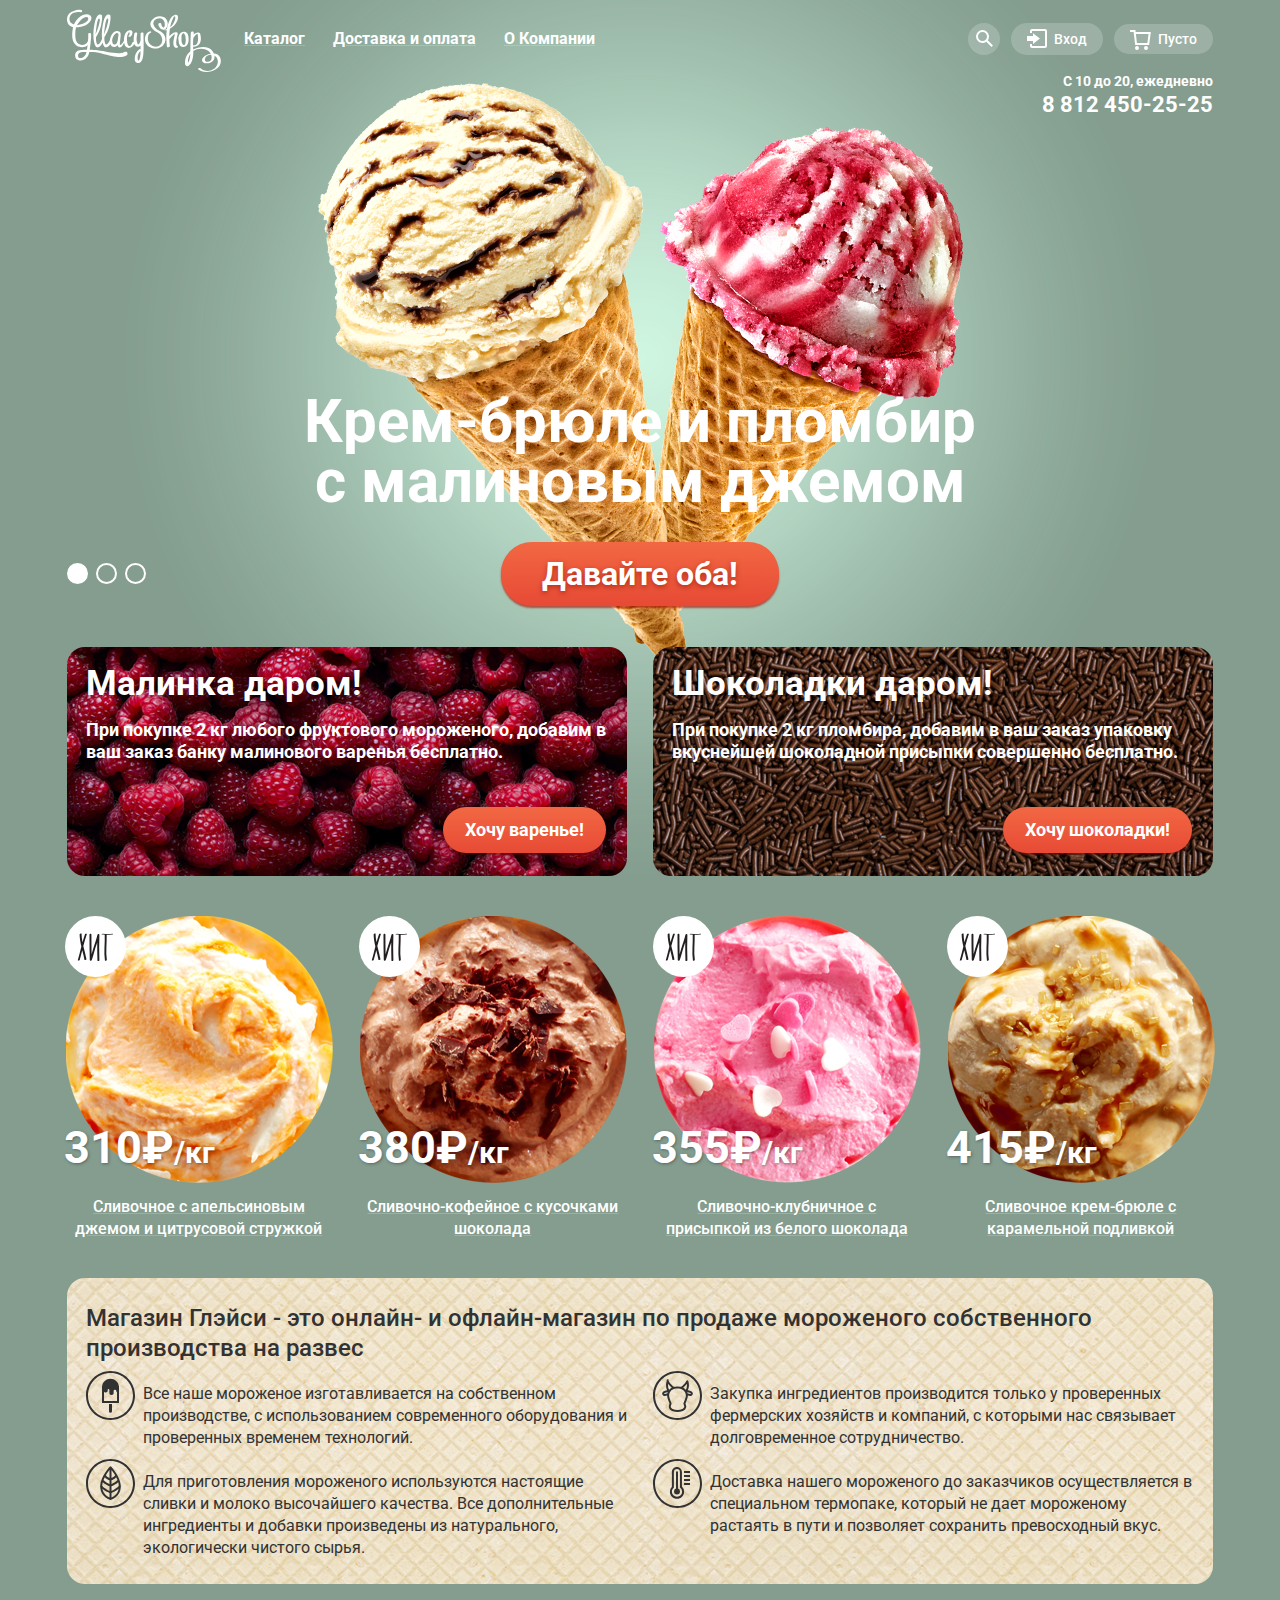
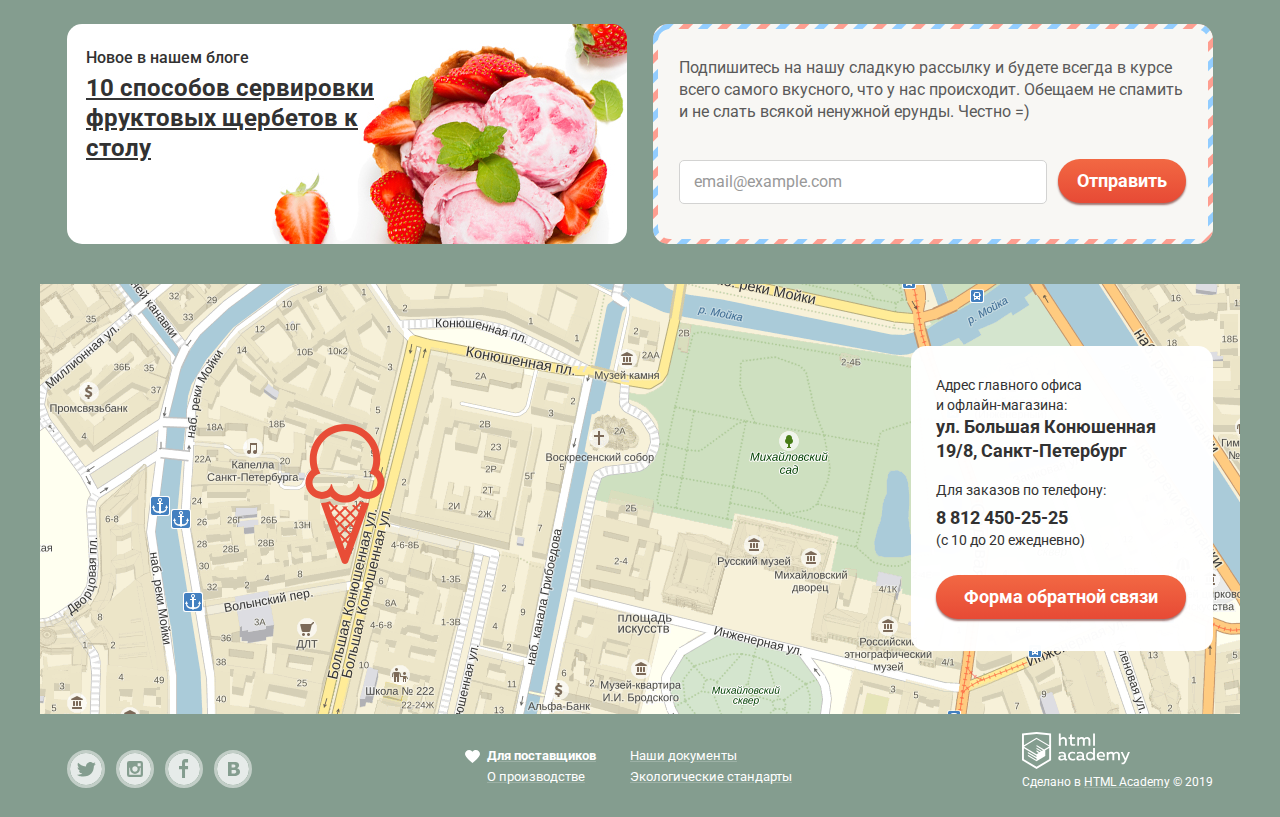
<file: index.html>
<!DOCTYPE html>
<html lang="ru">
  <head>
    <meta charset="utf-8">
    <title>HTML Academy:Магазин Глейси</title>
    <link href="https://fonts.googleapis.com/css?family=Roboto:400,500,700&display=swap&subset=cyrillic-ext" rel="stylesheet">  
    <link rel="stylesheet" href="css/normalize.css">
    <link rel="stylesheet" href="css/style-min.css">    
  </head>
  <body>
    <input class="visually-hidden" type="radio" name="slide" id="slide1" checked>
    <input class="visually-hidden" type="radio" name="slide" id="slide2">
    <input class="visually-hidden" type="radio" name="slide" id="slide3">
    <div class="site-wrapper">
    	<header class="page-header container">
        <div class="header-flex">
          <div class="logo-and-nav">
            <img src="img/logo.svg" width="154" height="64" alt="Логотип магазина Глейси">
        		<nav class="main-navigation">
              <ul class="main-navigation-list">
                <li class="main-navigation-item">
                  <a class="main-nav-button" href="catalog.html">Каталог</a>
                  <ul class="submenu-catalog">
                    <li class="submenu-item"><a href="#">Новинки</a></li>
                    <li class="submenu-item"><a href="catalog.html">Сливочное</a></li>
                    <li class="submenu-item"><a href="#">Щербеты</a></li>
                    <li class="submenu-item"><a href="#">Фруктовый лед</a></li>
                    <li class="submenu-item"><a href="#">Мелорин</a></li>
                  </ul>
                </li>

                <li class="main-navigation-item"><a class="main-nav-button" href="#">Доставка и оплата</a></li>
                <li class="main-navigation-item"><a class="main-nav-button" href="#">О Компании</a></li>
              </ul>
            </nav>

            <div class="useful-info">
              С 10 до 20, ежедневно
              <a href="tel:+78124502525" aria-label="Контактный телефон">8 812 450-25-25</a>
            </div>
          </div>

          <ul class="user-navigation">
            <li>
              <a class="user-navigation-item search-button" href="#">
                Поиск
                <svg xmlns="http://www.w3.org/2000/svg" xmlns:xlink="http://www.w3.org/1999/xlink" width="17" height="17" viewBox="0 0 17 17"><path fill="#fff" d="M16.958 15.527L11.75 10.32A6.455 6.455 0 0 0 13 6.5 6.5 6.5 0 1 0 6.5 13a6.465 6.465 0 0 0 3.839-1.263l5.205 5.204 1.414-1.414zM6.5 11C4.019 11 2 8.981 2 6.5S4.019 2 6.5 2 11 4.019 11 6.5 8.981 11 6.5 11z"/></svg>
              </a>
            </li>
            <li>
              <a class="user-navigation-item login-button" href="#">
                <svg xmlns="http://www.w3.org/2000/svg" xmlns:xlink="http://www.w3.org/1999/xlink" width="21" height="19" viewBox="0 0 21 19"><g fill="#000"><path d="M6 14.875L12.917 9.5 6 4.125v2.917H-.042v4.917H6z"/><path d="M18 0H5C3.9 0 3 .9 3 2v2h2V2h13v15H5v-2H3v2c0 1.1.9 2 2 2h13c1.1 0 2-.9 2-2V2c0-1.1-.9-2-2-2z"/></g></svg>
                Вход
              </a>
            </li>
            <li>
              <a class="user-navigation-item basket-button" href="#" aria-label="Корзина пуста">Пусто</a>
            </li>
          </ul>
        </div>

        <section class="modal modal-search">
          <h2 class="visually-hidden">Поиск по сайту</h2>
          <form action="https://echo.htmlacademy.ru" method="post">
            <input class="form-input search-input" type="search" name="searchline" id="searchline" placeholder="Крем-брюле" aria-label="Строка поиска">
          </form>
        </section>

        <section class="modal modal-login">
          <h2 class="visually-hidden">Личный кабинет</h2>
          <form action="https://echo.htmlacademy.ru" method="post">
            <label class="visually-hidden" for="login-email">Электронная почта</label>
            <input class="form-input modal-login-email-input" type="email" name="email" id="login-email" placeholder="Электронная почта">
            <label class="visually-hidden" for="login-password">Пароль</label>
            <input class="form-input modal-login-password-input" type="password" name="password" id="login-password" placeholder="Пароль">
            <div class="modal-login-buttons-and-links">
              <button class="button enter-button" type="submit">Войти</button>
              <div>
                <a href="#">Забыли пароль?</a>
                <a href="#">Новая регистрация</a>
              </div>
            </div>
          </form>
        </section>
    	</header>

    	<main class="container">
        <h1 class="visually-hidden">Магазин мороженого Глейси</h1>

        <section class="slider">
          <div class="slider-controls">
            <label for="slide1">Акция! Крем-брюле и пломбир с малиновым джемом</label>
            <label for="slide2">Акция! Шоколадный пломбир и лимонный сорбет</label>
            <label for="slide3">Акция! Пломбир с помадкой и клубничный щербет</label>
          </div>
          <ul>
            <li class="slider-item">
              <h2 class="slider-header">Крем-брюле и пломбир с малиновым джемом</h2>
              <img src="img/slider-image-1.png" width="647" height="584" alt="Крем-брюле и пломбир с малиновым джемом">
              <a class="button main-button" href="#">Давайте оба!</a>
            </li>
            <li class="slider-item">
              <h2 class="slider-header">Шоколадный пломбир и лимонный сорбет</h2>
              <img src="img/slider-image-2.png" width="647" height="584" alt="Шоколадный пломбир и лимонный сорбет">
              <a class="button main-button" href="#">Давайте оба!</a>
            </li>
            <li class="slider-item">
              <h2 class="slider-header">Пломбир с помадкой и клубничный щербет</h2>
              <img src="img/slider-image-3.png" width="647" height="584" alt="Пломбир с помадкой и клубничный щербет">
              <a class="button main-button" href="#">Давайте оба!</a>
            </li>
          </ul>
        </section>
      
    		<section class="hot-deals">
          <h2 class="visually-hidden">Горячие предложения!</h2>
          <div class="hot-deals-flex">
            <article class="hot-deals-item raspberry-deal">
              <h3 class="hot-deals-title">Малинка даром!</h3>
              <p>При покупке 2 кг любого фруктового мороженого, добавим в ваш заказ банку малинового варенья бесплатно.</p>
              <a href="#" class="button">Хочу варенье!</a>
            </article>
              
            <article class="hot-deals-item chocolate-deal">
              <h3 class="hot-deals-title">Шоколадки даром!</h3>
              <p>При покупке 2 кг пломбира, добавим в ваш заказ упаковку вкуснейшей шоколадной присыпки совершенно бесплатно.</p>
              <a href="#" class="button">Хочу шоколадки!</a>
            </article>
          </div>
        </section>

        <section class="bestsellers">
          <h2 class="visually-hidden">Хиты продаж</h2>
          <ul class="bestsellers-list">
            <li class="goods-list-item">
              <a href="#">
                <h3>Сливочное с апельсиновым джемом и цитрусовой стружкой</h3>
                <img src="img/1.png" width="267" height="267" alt="Сливочное мороженое с апельсиновым джемом и цитрусовой стружкой">
              </a>
              <p>
                <span class="price">310&#8381;</span>/кг
              </p>
              <a class="button quick-view-button" href="#">Быстрый просмотр</a>
            </li>
            <li class="goods-list-item">
              <a href="#">
                <h3>Сливочно-кофейное с кусочками шоколада</h3>
                <img src="img/2.png" width="267" height="267" alt="Сливочно-кофейное мороженое с кусочками шоколада">
              </a>
              <p>
                <span class="price">380&#8381;</span>/кг
              </p>
              <a class="button quick-view-button" href="#">Быстрый просмотр</a>
            </li>
            <li class="goods-list-item">
              <a href="#">
                <h3>Сливочно-клубничное с присыпкой из белого шоколада</h3>
                <img src="img/3.png" width="267" height="267" alt="Сливочно-клубничное мороженое с присыпкой из белого шоколада">
              </a>
              <p>
                <span class="price">355&#8381;</span>/кг
              </p>
              <a class="button quick-view-button" href="#">Быстрый просмотр</a>
            </li>
            <li class="goods-list-item">
              <a href="#">
                <h3>Сливочное крем-брюле с карамельной подливкой</h3>
                <img src="img/4.png" width="267" height="267" alt="Сливочное мороженое крем-брюле с карамельной подливкой">
              </a>
              <p>
                <span class="price">415&#8381;</span>/кг
              </p>
              <a class="button quick-view-button" href="#">Быстрый просмотр</a>
            </li>        
          </ul>
        </section>

        <section class="advantages">
          <h2 class="visually-hidden">Наши преимущества</h2>
          <p class="advantages-general-text">Магазин Глэйси - это онлайн- и офлайн-магазин по продаже мороженого собственного производства на развес</p>
          <dl class="advantages-list">
            <div class="advantages-item">
              <dt class="advantages-icon advantages-icon-ice-cream">Собственное производство</dt>
              <dd class="advantages-text">Все наше мороженое изготавливается на собственном производстве, с использованием современного оборудования и проверенных временем технологий.</dd>
            </div>
            
            <div class="advantages-item">
              <dt class="advantages-icon advantages-icon-cow">Проверенные поставщики</dt>
              <dd class="advantages-text">Закупка ингредиентов производится только у проверенных фермерских хозяйств и компаний, с которыми нас связывает долговременное сотрудничество.</dd>
            </div>

            <div class="advantages-item">
              <dt class="advantages-icon advantages-icon-eco">Высочайшее качество</dt>
              <dd class="advantages-text">Для приготовления мороженого используются настоящие сливки и молоко высочайшего качества. Все дополнительные ингредиенты и добавки произведены из натурального, экологически чистого сырья.</dd>
            </div>
            
            <div class="advantages-item">
              <dt class="advantages-icon advantages-icon-thermometer">Правильная доставка</dt>
              <dd class="advantages-text">Доставка нашего мороженого до заказчиков осуществляется в специальном термопаке, который не дает мороженому растаять в пути и позволяет сохранить превосходный вкус.</dd>
            </div>
          </dl>
        </section>

      	<div class="blog-and-subscribe">
          <section class="blog-news">
            <h2 class="blog-news-title">Новое в нашем блоге</h2>
            <a href="#" class="blog-news-item">10 способов сервировки фруктовых щербетов к столу</a>
          </section>

          <section class="subscribe">
            <div class="subscribe-inner-block">
              <h2 class="visually-hidden">Подписка</h2>
              <p class="subscribe-text">Подпишитесь на нашу сладкую рассылку и будете всегда в курсе всего самого вкусного, что у нас происходит. Обещаем не спамить и не слать всякой ненужной ерунды. Честно =)</p>
              <form action="https://echo.htmlacademy.ru" method="post">
                <label for="input-email" class="visually-hidden">Ваша электронная почта</label>
                <input class="form-input subscribe-email-input" type="email" name="email" id="input-email" placeholder="email@example.com">
                <button type="submit" class="button">Отправить</button>
              </form>
            </div>
          </section>
        </div>

        <section class="modal modal-feedback">
          <h2 class="visually-hidden">Форма обратной связи</h2>
          <p>Мы обязательно вам ответим!</p>
          <form action="https://echo.htmlacademy.ru" method="post">
            <label for="name" class="visually-hidden">Ваше имя</label>
            <input class="form-input" type="text" name="name" id="name" placeholder="Имя Фамилия">
            <label for="feedback-email" class="visually-hidden">Ваша электронная почта</label>
            <input class="form-input" type="email" name="email" id="feedback-email" placeholder="email@example.com">
            <label for="comment" class="visually-hidden">Комментарий</label>
            <textarea class="feedback-text form-input" name="comment" id="comment" cols="30" rows="10" placeholder="В свободной форме"></textarea>
            <button class="button" type="submit">Отправить</button>
            <button class="modal-close" type="button" aria-label="Закрыть"></button>
          </form>
        </section>

        <section class="map">
          <h2 class="visually-hidden">Как нас найти</h2>
          <a class="map-link" href="#"><img class="map-image" src="img/map.png" width="1200" height="640" alt="Карта проезда к магазину Глэйси по адресу Санкт-Петербург, ул. Большая Конюшенная 19/8"></a>
          <div class="api-map" id="api-map"></div>
          <div class="map-infobox">
            <p>
              Адрес главного офиса и офлайн-магазина:              
            </p>

            <p class="office-address">
              ул. Большая Конюшенная 19/8, Санкт-Петербург
            </p>

            <p>
              Для заказов по телефону:
              <a class="phone" href="tel:+78124502525" aria-label="Контактный телефон">8 812 450-25-25</a>
              <span class="working-hours">(с 10 до 20 ежедневно)</span>
            </p>

            <a class="button feedback-button" href="#">Форма обратной связи</a>
          </div>
        </section>
    	</main>
      
    	<footer class="container">
        <div class="social">
          <ul>
            <li><a class="social-button twitter-social" href="#">Twitter</a></li>
            <li><a class="social-button instagram-social" href="#">Instagram</a></li>
            <li><a class="social-button facebook-social" href="#">Facebook</a></li>
            <li><a class="social-button vk-social" href="#">Вконтакте</a></li>
          </ul>
        </div>

    		<div class="footer-nav">
          <ul>
            <li><a class="suppliers" href="#">Для поставщиков</a></li>
            <li><a href="#">О производстве</a></li>
          </ul>
        
          <ul>
            <li><a href="#">Наши документы</a></li>
            <li><a href="#">Экологические стандарты</a></li>
          </ul>
    		</div>

    		<div class="copyright">
          <a href="https://htmlacademy.ru/intensive/htmlcss" class="html-academy-logo">HTML Academy</a>
          <span class="made-in-htmlacademy"> Сделано в <a href="https://htmlacademy.ru/intensive/htmlcss">HTML Academy</a> &copy; 2019</span>
    		</div>
    	</footer>
      <div class="overlay"></div>
    </div>
    <script src="https://api-maps.yandex.ru/2.1/?apikey=d8d7a0c1-213b-4de2-be91-790a82059b89&lang=ru_RU">
    </script>
    <script src="js/ymap.js"></script>
    <script src="js/script-min.js"></script>
  </body>
</html>
</file>
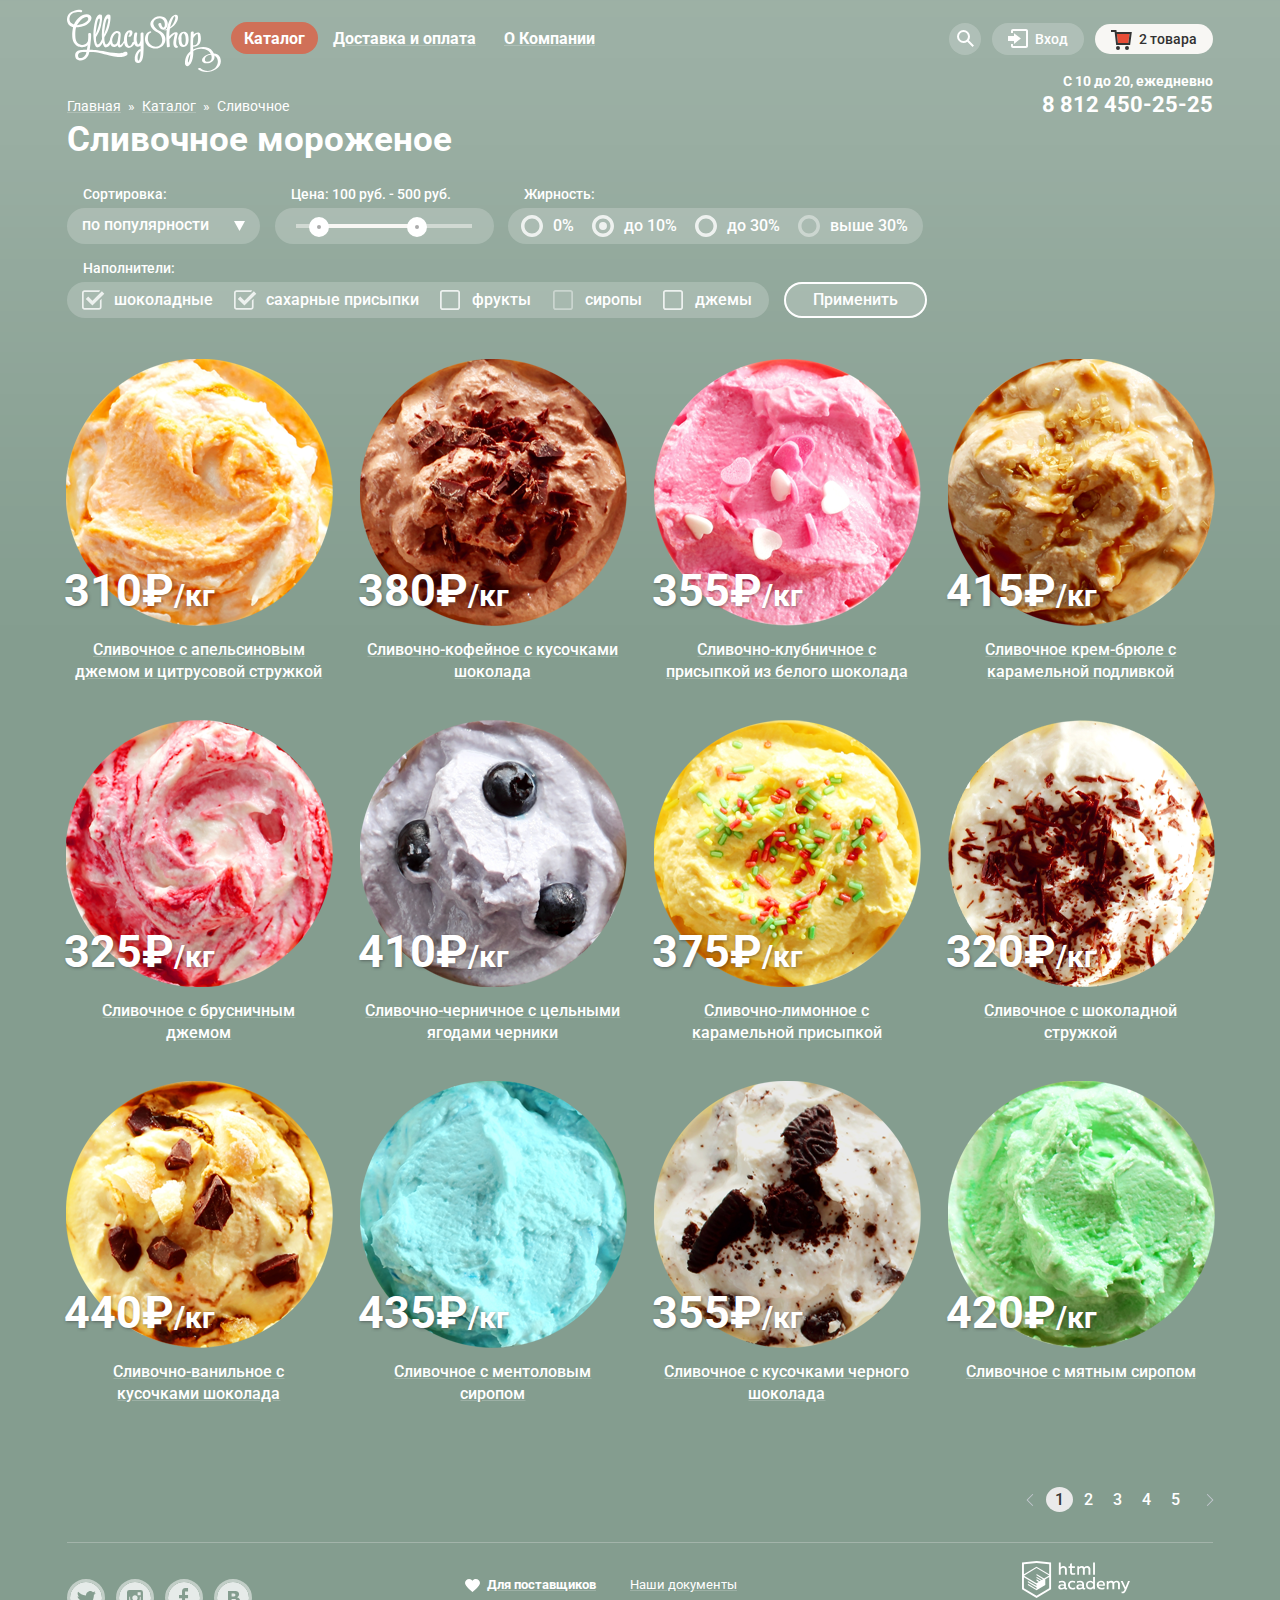
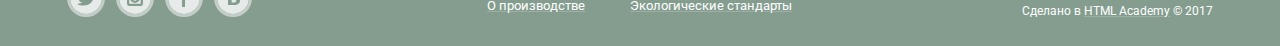
<file: catalog.html>
<!DOCTYPE html>
<html lang="ru">
  <head>
    <meta charset="utf-8">
    <title>HTML Academy: Каталог Глейси</title>
    <link href="https://fonts.googleapis.com/css?family=Roboto:400,500,700&display=swap&subset=cyrillic-ext" rel="stylesheet">  
    <link rel="stylesheet" href="css/normalize.css">
    <link rel="stylesheet" href="css/style-min.css">
  </head>
  <body>
  	<header class="page-header container">
	    <div class="header-flex">
	      <div class="logo-and-nav">
	        <a class="gllacy-logo-link" href="index.html" aria-label="Главная страница магазина Глейси">
	    			<img src="img/logo.svg" width="154" height="64" alt="Логотип магазина Глейси">
	  			</a> 
	    		<nav class="main-navigation">
	          <ul class="main-navigation-list">
			  			<li class="main-navigation-item">
		            <a class="main-nav-button main-nav-current" href="catalog.html">Каталог</a>
		            <ul class="submenu-catalog">
		              <li class="submenu-item"><a href="#">Новинки</a></li>
		              <li class="submenu-item submenu-item-current"><a>Сливочное</a></li>
		              <li class="submenu-item"><a href="#">Щербеты</a></li>
		              <li class="submenu-item"><a href="#">Фруктовый лед</a></li>
		              <li class="submenu-item"><a href="#">Мелорин</a></li>
		            </ul>
		          </li>

			  			<li class="main-navigation-item"><a class="main-nav-button" href="#">Доставка и оплата</a></li>
			  			<li class="main-navigation-item"><a class="main-nav-button" href="#">О Компании</a></li>
			  		</ul>
	        </nav>

		      <div class="useful-info">
		        С 10 до 20, ежедневно
		        <a href="tel:+78124502525" aria-label="Контактный телефон">8 812 450-25-25</a>
		      </div>
	      </div>

	      <ul class="user-navigation">
	  			<li>
	  				<a class="user-navigation-item search-button" href="#">
              Поиск
              <svg xmlns="http://www.w3.org/2000/svg" xmlns:xlink="http://www.w3.org/1999/xlink" width="17" height="17" viewBox="0 0 17 17"><path fill="#fff" d="M16.958 15.527L11.75 10.32A6.455 6.455 0 0 0 13 6.5 6.5 6.5 0 1 0 6.5 13a6.465 6.465 0 0 0 3.839-1.263l5.205 5.204 1.414-1.414zM6.5 11C4.019 11 2 8.981 2 6.5S4.019 2 6.5 2 11 4.019 11 6.5 8.981 11 6.5 11z"/></svg>
            </a>
          </li>
	        <li>
	        	<a class="user-navigation-item login-button" href="#">
              <svg xmlns="http://www.w3.org/2000/svg" xmlns:xlink="http://www.w3.org/1999/xlink" width="21" height="19" viewBox="0 0 21 19"><g fill="#000"><path d="M6 14.875L12.917 9.5 6 4.125v2.917H-.042v4.917H6z"/><path d="M18 0H5C3.9 0 3 .9 3 2v2h2V2h13v15H5v-2H3v2c0 1.1.9 2 2 2h13c1.1 0 2-.9 2-2V2c0-1.1-.9-2-2-2z"/></g></svg>
              Вход
            </a>
          </li>
	  			<li>
	  				<a class="user-navigation-item basket-button basket-not-empty" href="#" aria-label="Корзина">2 товара</a>
	  			</li>
	      </ul>
			</div>

      <section class="modal modal-search">
        <h2 class="visually-hidden">Поиск по сайту</h2>
        <form action="https://echo.htmlacademy.ru" method="post">
          <input class="form-input search-input" type="search" name="searchline" id="searchline" placeholder="Крем-брюле" aria-label="Строка поиска">
        </form>
      </section>

			<section class="modal modal-basket">
				<h2 class="visually-hidden">Список товаров в корзине</h2>
				<form action="https://echo.htmlacademy.ru" method="post">
					<table>
						<tr class="basket-table-line">
							<td class="basket-delete-cell"><span class="delete-button">Удалить</span><button class="visually-hidden" type="button">Удалить</button></td>
							<td class="basket-name-cell basket-item-1">Пломбир с апельсиновым джемом</td>
							<td class="basket-price-cell">1,5 кг х <span class="basket-price">200 руб.</span></td>
							<td class="basket-cost-cell">300 руб.</td>
						</tr>
						<tr class="basket-table-line">
							<td class="basket-delete-cell"><span class="delete-button">Удалить</span><button class="visually-hidden" type="button">Удалить</button></td>
							<td class="basket-name-cell basket-item-2">Клубничный пломбир с присыпкой из белого шоколада</td>
							<td class="basket-price-cell">1,5 кг х <span class="basket-price">300 руб.</span></td>
							<td class="basket-cost-cell">450 руб.</td>
						</tr>
						<tr>
							<td class="basket-total" colspan="4">Итого: 750 руб.</td>
						</tr>
					</table>
					<input class="button order-button" type="submit" value="Оформить заказ">
				</form>
			</section>

			<section class="modal modal-login">
        <h2 class="visually-hidden">Личный кабинет</h2>
        <form action="https://echo.htmlacademy.ru" method="post">
          <label class="visually-hidden" for="login-email">Электронная почта</label>
          <input class="form-input modal-login-email-input" type="email" name="email" id="login-email" placeholder="Электронная почта">
          <label class="visually-hidden" for="login-password">Пароль</label>
          <input class="form-input modal-login-password-input" type="password" name="password" id="login-password" placeholder="Пароль">
          <div class="modal-login-buttons-and-links">
            <button class="button enter-button" type="submit">Войти</button>
            <div>
              <a href="#">Забыли пароль?</a>
              <a href="#">Новая регистрация</a>
            </div>
          </div>
        </form>
      </section>
  	</header>

		<main class="container">
			<div class="breadcrumbs">
				<ul>
					<li><a href="index.html">Главная</a></li>
					<li><a href="catalog.html">Каталог</a></li>
					<li class="breadcrumbs-current">Сливочное</li>
				</ul>
			</div>


			<h1 class="catalog-title">Сливочное мороженое</h1>

			<section class="filters">
				<h2 class="visually-hidden">Фильтры товаров</h2>
				<form action="https://echo.htmlacademy.ru" method="get">
					<div class="filters-section">
						<label class="filters-group-label" for="sorting">Сортировка:</label>
						<select class="sorting-select filters-group" name="sorting" id="sorting">
							<option value="popularity">по популярности</option>
						</select>
					</div>

					<div class="filters-section">
						<div class="filter-range">
							<div class="filters-group-label">Цена: 100 руб. - 500 руб.</div>
							<div class="filters-group range-controls">
								<div class="scale">
									<div class="bar"></div>
								</div>
								<div class="range-toggle range-toggle-min"></div>
								<div class="range-toggle range-toggle-max"></div>
							</div>
						</div>
					</div>

					<fieldset class="fat-select filters-section">
						<legend class="filters-group-label">Жирность:</legend>
						<ul class="filters-group">
							<li class="filter-option">
								<input class="visually-hidden filter-input filter-input-radio" type="radio" name="radio-fat" id="zero" value="0">
								<label for="zero">0%</label>
							</li>

							<li class="filter-option">
								<input class="visually-hidden filter-input filter-input-radio" type="radio" name="radio-fat" id="under-10" value="under-10" checked>
								<label for="under-10">до 10%</label>
							</li>

							<li class="filter-option">
								<input class="visually-hidden filter-input filter-input-radio" type="radio" name="radio-fat" id="under-30" value="under-30">
								<label for="under-30">до 30%</label>
							</li>

							<li class="filter-option">
								<input class="visually-hidden filter-input filter-input-radio" type="radio" name="radio-fat" id="over-30" value="over-30" disabled>
								<label for="over-30">выше 30%</label>
							</li>
						</ul>
					</fieldset>

					<fieldset class="fillers-select filters-section">
						<legend class="filters-group-label">Наполнители:</legend>
						<ul class="filters-group">
							<li class="filter-option">
								<input class="visually-hidden filter-input filter-input-checkbox" type="checkbox" name="chocolate" id="check-chocolate" checked>
								<label for="check-chocolate">шоколадные</label>
							</li>
							<li class="filter-option">
								<input class="visually-hidden filter-input filter-input-checkbox" type="checkbox" name="sugar-top" id="check-sugar-top" checked>
								<label for="check-sugar-top">сахарные присыпки</label>
							</li>
							<li class="filter-option">
								<input class="visually-hidden filter-input filter-input-checkbox" type="checkbox" name="fruit" id="check-fruit">
								<label for="check-fruit">фрукты</label>
							</li>
							<li class="filter-option">
								<input class="visually-hidden filter-input filter-input-checkbox" type="checkbox" name="syrup" id="check-syrup" disabled>
								<label for="check-syrup">сиропы</label>
							</li>
							<li class="filter-option">
								<input class="visually-hidden filter-input filter-input-checkbox" type="checkbox" name="jam" id="check-jam">
								<label for="check-jam">джемы</label>
							</li>
						</ul>
					</fieldset>

					<div class="filters-section">
						<input class="filters-button" type="submit" value="Применить">
					</div>
				</form>
			</section>
 
			<ol class="goods-list">
				<li class="goods-list-item">
					<a href="#">
						<h3>Сливочное с апельсиновым джемом и цитрусовой стружкой</h3>
						<img src="img/1.png" width="267" height="267" alt="Сливочное с апельсиновым джемом и цитрусовой стружкой">
					</a>	
					<p>
						<span class="price">310&#8381;</span>/кг
					</p>
					<a class="button quick-view-button" href="#">Быстрый просмотр</a>
				</li>
				<li class="goods-list-item">
					<a href="#">
						<h3>Сливочно-кофейное с кусочками шоколада</h3>
						<img src="img/2.png" width="267" height="267" alt="Сливочно-кофейное с кусочками шоколада">
					</a>
					<p>
						<span class="price">380&#8381;</span>/кг
					</p>
					<a class="button quick-view-button" href="#">Быстрый просмотр</a>
				</li>
				<li class="goods-list-item">
					<a href="#">
						<h3>Сливочно-клубничное с присыпкой из белого шоколада</h3>
						<img src="img/3.png" width="267" height="267" alt="Сливочно-клубничное с присыпкой из белого шоколада">
					</a>
					<p>
						<span class="price">355&#8381;</span>/кг
					</p>
					<a class="button quick-view-button" href="#">Быстрый просмотр</a>
				</li>
				<li class="goods-list-item">
					<a href="#">
						<h3>Сливочное крем-брюле с карамельной подливкой</h3>
						<img src="img/4.png" width="267" height="267" alt="Сливочное крем-брюле с карамельной подливкой">
					</a>
					<p>
						<span class="price">415&#8381;</span>/кг
					</p>
					<a class="button quick-view-button" href="#">Быстрый просмотр</a>
				</li>
				<li class="goods-list-item">
					<a href="#">
						<h3>Сливочное с брусничным джемом</h3>
						<img src="img/2-1.png" width="267" height="267" alt="Сливочное с брусничным джемом">
					</a>
					<p>
						<span class="price">325&#8381;</span>/кг
					</p>
					<a class="button quick-view-button" href="#">Быстрый просмотр</a>
				</li>
				<li class="goods-list-item">
					<a href="#">
						<h3>Сливочно-черничное с цельными ягодами черники</h3>
						<img src="img/2-2.png" width="267" height="267" alt="Сливочно-черничное с цельными ягодами черники">
					</a>
					<p>
						<span class="price">410&#8381;</span>/кг
					</p>
					<a class="button quick-view-button" href="#">Быстрый просмотр</a>
				</li>
				<li class="goods-list-item">
					<a href="#">
						<h3>Сливочно-лимонное с карамельной присыпкой</h3>
						<img src="img/2-3.png" width="267" height="267" alt="Сливочно-лимонное с карамельной присыпкой">
					</a>
					<p>
						<span class="price">375&#8381;</span>/кг
					</p>
					<a class="button quick-view-button" href="#">Быстрый просмотр</a>
				</li>
				<li class="goods-list-item">
					<a href="#">
						<h3>Сливочное с шоколадной стружкой</h3>
						<img src="img/2-4.png" width="267" height="267" alt="Сливочное с шоколадной стружкой">
					</a>
					<p>
						<span class="price">320&#8381;</span>/кг
					</p>
					<a class="button quick-view-button" href="#">Быстрый просмотр</a>
				</li>
				<li class="goods-list-item">
					<a href="#">
						<h3>Сливочно-ванильное с кусочками шоколада</h3>
						<img src="img/3-1.png" width="267" height="267" alt="Сливочно-ванильное с кусочками шоколада">
					</a>
					<p>
						<span class="price">440&#8381;</span>/кг
					</p>
					<a class="button quick-view-button" href="#">Быстрый просмотр</a>
				</li>
				<li class="goods-list-item">
					<a href="#">
						<h3>Сливочное с ментоловым сиропом</h3>
						<img src="img/3-2.png" width="267" height="267" alt="Сливочное с ментоловым сиропом">
					</a>
					<p>
						<span class="price">435&#8381;</span>/кг
					</p>					
					<a class="button quick-view-button" href="#">Быстрый просмотр</a>
				</li>
				<li class="goods-list-item">
					<a href="#">
						<h3>Сливочное с кусочками черного шоколада</h3>
						<img src="img/3-3.png" width="267" height="267" alt="Сливочное с кусочками черного шоколада">
					</a>
					<p>
						<span class="price">355&#8381;</span>/кг
					</p>
					<a class="button quick-view-button" href="#">Быстрый просмотр</a>
				</li>
				<li class="goods-list-item">
					<a href="#">
						<h3>Сливочное с мятным сиропом</h3>
						<img src="img/3-4.png" width="267" height="267" alt="Сливочное с мятным сиропом">
					</a>
					<p>
						<span class="price">420&#8381;</span>/кг
					</p>
					<a class="button quick-view-button" href="#">Быстрый просмотр</a>
				</li>
			</ol>
			
			
			<ul class="pagination">
				<li><a class="page-link previous-page disabled-page" href="#" aria-label="Назад">&lt;</a></li>
				<li><a class="page-link current-page">1</a></li>
				<li><a class="page-link" href="#">2</a></li>
				<li><a class="page-link" href="#">3</a></li>
				<li><a class="page-link" href="#">4</a></li>
				<li><a class="page-link" href="#">5</a></li>
				<li><a class="page-link next-page" href="#" aria-label="Вперед">&gt;</a></li>
			</ul>
		</main>

  	<footer class="container">
      <div class="social">
        <ul>
          <li><a class="social-button twitter-social" href="#">Twitter</a></li>
          <li><a class="social-button instagram-social" href="#">Instagram</a></li>
          <li><a class="social-button facebook-social" href="#">Facebook</a></li>
          <li><a class="social-button vk-social" href="#">Вконтакте</a></li>
        </ul>
      </div>

  		<div class="footer-nav">
        <ul>
          <li><a class="suppliers" href="#">Для поставщиков</a></li>
          <li><a href="#">О производстве</a></li>
        </ul>
      
        <ul>
          <li><a href="#">Наши документы</a></li>
          <li><a href="#">Экологические стандарты</a></li>
        </ul>
  		</div>

  		<div class="copyright">
        <a href="https://htmlacademy.ru/intensive/htmlcss" class="html-academy-logo">HTML Academy</a>
        <span class="made-in-htmlacademy"> Сделано в <a href="https://htmlacademy.ru/intensive/htmlcss">HTML Academy</a> &copy; 2017</span>
  		</div>
  	</footer>
  	<script src="js/script-min.js"></script>
  </body>
</html>
</file>
<file: css/style-min.css>
body{padding:0;margin:0;font-family:"Roboto",Arial,sans-serif;font-size:16px;line-height:22px;font-weight:400;color:#fff;background-color:#849d8f;background-image:url(../img/backlight-catalog.png);background-position:50% 0;background-repeat:repeat-x}.site-wrapper{background-image:url(../img/backlight.png);background-position:50% 0;background-repeat:no-repeat;transition:background-color .5s ease}img{max-width:100%;height:auto}.container{position:relative;width:1146px;margin:0 auto;padding:0 27px}.visually-hidden{position:absolute;width:1px;height:1px;margin:-1px;border:0;padding:0;clip:rect(0 0 0 0);overflow:hidden}@keyframes shake{0%,100%{transform:translateX(0)}10%,30%,50%,70%,90%{transform:translateX(-10px)}20%,40%,60%,80%{transform:translateX(10px)}}@keyframes bounce{0%{transform:translateY(-2000px)}70%{transform:translateY(30px)}90%{transform:translateY(-10px)}100%{transform:translateY(0)}}.modal{display:none}.bounce{animation:bounce .4s}.modal-error{animation:shake .5s}.form-input{box-sizing:border-box;padding:0 14px;color:#323232;border:1px solid #d3d3d2;border-radius:5px}.form-input:hover{border:2px solid rgba(154,154,154,0.52);padding-left:13px}.form-input:focus{outline:none;border:2px solid rgba(46,136,228,0.52);padding-left:13px}.form-input::placeholder{color:#999}.modal-search{z-index:1;position:absolute;right:239px;top:59px;background-color:#f8f7f4;border-radius:6px;box-shadow:0 20px 20px 0 rgba(0,0,0,0.4)}.search-input{margin:20px 15px;width:310px;height:44px}.modal-login{z-index:1;position:absolute;right:135px;top:59px;background-color:#f8f7f4;border-radius:6px;box-shadow:0 20px 20px 0 rgba(0,0,0,0.4)}.modal-login-buttons-and-links{display:flex;margin:0 19px;margin-bottom:22px;justify-content:space-between;height:44px}.modal-login input{display:block;margin:20px 19px;width:240px;height:42px}.modal-login a{display:block;margin-bottom:-5px;color:#323232;font-size:13px;line-height:24px;text-decoration:underline;text-decoration-color:rgba(50,50,50,0.3)}.modal-login a:hover,.modal-login a:focus,.modal-login a:active{color:#e84d37;text-decoration-color:rgba(232,77,55,0.3)}.modal-login .enter-button{padding:10px 24px}.modal-basket{z-index:1;position:absolute;right:27px;top:59px;padding:0 16px;color:#323232;font-size:13px;line-height:16px;background-color:#f8f7f4;border-radius:5px;box-shadow:0 20px 20px 0 rgba(0,0,0,0.4)}.modal-basket td{box-sizing:border-box}.basket-table-line{height:65px;vertical-align:middle}.basket-cost-cell{width:80px;text-align:center}.basket-price-cell{width:130px;text-align:center}.basket-price{color:#999}.basket-name-cell{width:274px;padding-left:46px;background-repeat:no-repeat;background-size:33px 33px;background-position:0 center}.basket-delete-cell{width:26px}.basket-total{padding-top:15px;text-align:right;font-size:15px;line-height:18px;font-weight:700;border-top:1px solid #cacac7}.basket-item-1{background-image:url(../img/ice-cream-mini-icon-1.png)}.basket-item-2{background-image:url(../img/ice-cream-mini-icon-2.png)}.delete-button{display:block;width:11px;height:11px;font-size:0;background-image:url(../img/cross-small.svg)}.modal-basket form{text-align:right}.modal-basket table{text-align:left;border-collapse:collapse;border:none}.modal-basket .order-button{padding:10.5px 15.5px;margin-top:8px;margin-bottom:20px}.modal-feedback{position:fixed;width:478px;height:442px;z-index:3;left:50%;top:50%;margin-left:-215px;margin-top:-220px;box-sizing:border-box;padding:0 24px;background-color:#f8f7f4;border-radius:10px}.overlay{z-index:2;display:none;position:fixed;left:0;top:0;width:100%;height:100%;background-color:rgba(0,0,0,0.3)}.modal-feedback form{text-align:right}.modal-feedback p{margin:0;margin-top:16px;color:#323232;font-size:24px;line-height:28px;font-weight:500}.modal-feedback .form-input{display:block;width:267px;height:44px;margin-top:20px}.modal-feedback .feedback-text{padding:10px 14px;width:100%;height:155px;resize:none}.modal-feedback .feedback-text:hover,.modal-feedback .feedback-text:focus{padding:9px 13px}.modal-feedback .button{margin:25px auto;padding:10px 24px}.modal-close{position:absolute;top:7px;right:8px;width:18px;height:17px;padding:20px;margin:0;cursor:pointer;background:none;background-image:url(../img/cross-big.svg);background-repeat:no-repeat;background-position:center;border:none}.modal-show{display:block}.button{padding:11px 22px;display:inline-block;font:inherit;color:#fff;font-size:18px;line-height:24px;font-weight:700;text-decoration:none;text-align:center;vertical-align:baseline;white-space:nowrap;background-color:#e84d37;background-image:linear-gradient(to top,#e74a35,#f26843);box-shadow:0 2px 2px 0 rgba(85,8,0,0.54);border:none;border-radius:23px}.button:hover,.button:focus{color:#fff;background-image:linear-gradient(rgba(255,255,255,0.2),rgba(255,255,255,0.2)),linear-gradient(to top,#e74a35,#f26843);box-shadow:0 2px 1px 0 #ac1000}.button:active{background-image:linear-gradient(rgba(0,0,0,0.07),rgba(0,0,0,0.07)),linear-gradient(#e74a35,#f26843);box-shadow:inset 0 2px 2px 0 #942718}.main-button{padding:10px 41px;font-size:32px;line-height:44px;text-shadow:0 2px 5px rgba(160,32,11,0.76);box-shadow:0 2px 2px 0 rgba(172,16,0,0.64);border-radius:31px}.page-header{position:relative;padding-top:9px}.header-flex{display:flex;justify-content:space-between}.logo-and-nav{display:flex;max-width:75%}.gllacy-logo-link{font-size:0;line-height:0}.main-navigation{margin-left:10px;font-weight:700;line-height:18px}.user-navigation{font-weight:500;line-height:16px;margin:0}.main-navigation a,.user-navigation a{text-decoration-color:rgba(255,255,255,0.2);color:inherit}.main-navigation-item{padding-bottom:4px;margin-right:2px}.main-navigation-list,.user-navigation{display:flex;flex-wrap:wrap;align-items:center;padding:0;list-style:none}.main-navigation-list{margin:0;position:relative;height:100%}.main-navigation .submenu-catalog{display:none;z-index:1;position:absolute;top:50px;left:-7px;padding:0;margin:0;list-style:none;background-color:#f8f7f4;box-shadow:0 20px 20px 0 rgba(0,0,0,0.4);border-radius:5px}.submenu-item{padding:0;padding-left:6px;padding-right:9px;color:#323232;font-size:14px;line-height:16px;font-weight:400}.submenu-item:hover{background-color:#fbded7}.submenu-item:active{background-color:#f6b5a5}.submenu-item.submenu-item-current{color:#fff;background-color:#d07058}.submenu-item:first-child a{font-weight:700;border-bottom:1px solid rgba(53,53,53,0.2)}.submenu-item a{display:block;padding:6px 15px;margin:5px 0;text-decoration:none}.main-navigation-item:hover > .submenu-catalog{display:block}.main-nav-button{text-align:center;vertical-align:middle;padding:7px 13px 6px}.main-nav-button:hover,.main-nav-button:focus{color:#323232;outline:none;background-color:#f7f6f3;text-decoration:none;border-radius:16px}.main-nav-button:active{background-color:#ededed;box-shadow:inset 0 2px 2px 0 #696969}.main-nav-current{color:#fff;text-decoration:none;background-color:#d07058;border-radius:16px;box-shadow:none}.main-nav-current:hover,.main-nav-current:focus{color:#fff;background-color:#d07058;border-radius:16px;box-shadow:none}.main-nav-current:focus{box-shadow:0 0 2px 2px rgba(117,161,210,0.7)}.user-navigation-item{display:block;box-sizing:border-box;margin:0;margin-bottom:5px;margin-left:11px;color:inherit;font-size:14px;line-height:16px;font-weight:500;text-decoration:none;background-color:rgba(255,255,255,0.2);border:none;border-radius:16px}.search-button{padding:0;display:flex;align-items:center;justify-content:center;width:32px;height:32px;font-size:0;line-height:0}.login-button{width:92px;height:32px;padding:0 16px;display:flex;align-items:center;justify-content:space-between}.login-button path{fill:#fff}.basket-button{background-image:url(../img/basket.svg);background-repeat:no-repeat;background-position:16px 6px;padding:7px 16px 7px 44px}.user-navigation-item:hover,.user-navigation-item:focus,.user-navigation-item:active{color:#323232;background-color:#f8f7f4;outline:none}.user-navigation-item:hover path,.user-navigation-item:focus path,.user-navigation-item:active path{fill:#000}.basket-button.basket-not-empty,.basket-button:hover,.basket-button:focus{color:#323232;background-color:#f8f7f4;background-image:url(../img/basket-red.svg);background-repeat:no-repeat}.basket-button:focus{box-shadow:0 0 2px 2px rgba(117,161,210,0.7)}.useful-info{z-index:1;position:absolute;bottom:-44px;right:27px;font-size:14px;line-height:16px;font-weight:700;text-align:right}.useful-info a{display:block;margin-top:4px;color:inherit;font-size:22px;line-height:24px;font-weight:700;text-decoration:none}.useful-info a:hover,.useful-info a:focus,.useful-info a:active{color:#ffbc9e}.slider{position:relative;margin-top:10px}.slider h2,.slider a{position:absolute;transform:translateX(-50%);left:50%}.slider ul{list-style:none;padding:0;margin:0}.slider-item{display:none;text-align:center}.slider-item img{width:647px;height:584px}.slider-header{width:700px;top:259px;font-size:60px;line-height:60.35px;font-weight:700}.slider a{top:459px}.slider-controls{position:absolute;bottom:88px;left:0;z-index:20;font-size:0}.slider-controls label{display:inline-block;width:17px;height:17px;margin-right:8px;vertical-align:top;background-color:transparent;border:2px solid #fff;border-radius:50%;cursor:pointer}.slider-controls label:hover{background-color:rgba(248,247,244,0.4)}#slide1:checked ~ .site-wrapper{background-color:#849d8f}#slide2:checked ~ .site-wrapper{background-color:#8996a6}#slide3:checked ~ .site-wrapper{background-color:#9d8b84}#slide1:checked ~ .site-wrapper .slider-item:nth-child(1),#slide2:checked ~ .site-wrapper .slider-item:nth-child(2),#slide3:checked ~ .site-wrapper .slider-item:nth-child(3){display:block}#slide1:checked ~ .site-wrapper label[for="slide1"],#slide2:checked ~ .site-wrapper label[for="slide2"],#slide3:checked ~ .site-wrapper label[for="slide3"]{background-color:#fff}#slide1:focus ~ .site-wrapper label[for="slide1"],#slide2:focus ~ .site-wrapper label[for="slide2"],#slide3:focus ~ .site-wrapper label[for="slide3"]{box-shadow:0 0 4px 4px rgba(117,161,210,1)}.hot-deals{margin-top:-26px}.hot-deals-flex{display:flex;justify-content:space-between;flex-wrap:wrap}.hot-deals-item{position:relative;box-sizing:border-box;width:560px;padding:0 19px;font-size:18px;line-height:22px;font-weight:700;min-height:229px;border-radius:18px}.hot-deals-item p{margin:0}.hot-deals-title{margin:0;margin-top:16px;margin-bottom:15px;font-size:35px;line-height:41px;font-weight:700}.hot-deals-item .button{position:absolute;right:21px;bottom:23px}.raspberry-deal{background-color:#721329;background-image:url(../img/raspberry-bg.jpg);background-repeat:no-repeat;background-position:top 52% left 22%}.chocolate-deal{background-color:#371a0c;background-image:url(../img/chocolate-bg.jpg);background-repeat:no-repeat;background-position:top 47% right 19.2%}.bestsellers{margin-top:40px}.bestsellers-list{display:flex;flex-wrap:wrap;justify-content:space-between;margin:0;padding:0;margin-top:25px;margin-left:-15px;margin-right:-15px;list-style:none}.bestsellers-list li::after{position:absolute;top:0;left:13px;content:"";width:61px;height:61px;background-image:url(../img/hit.svg)}.advantages{margin-top:1px;padding:19px;padding-bottom:25px;color:#323232;background-color:#ece1c8;background-image:url(../img/waffel-pattern.jpg);background-position:0 0;background-repeat:repeat;border-radius:18px}.advantages-general-text{margin-top:6px;margin-bottom:-2px;font-size:24px;line-height:30px;font-weight:500}.advantages-list{display:flex;flex-wrap:wrap;justify-content:space-between;margin:0}.advantages-item{position:relative;width:541px;margin-top:22px}.advantages-text{margin:0;padding-left:57px}.advantages-icon{position:absolute;top:-12px;font-size:0;width:50px;height:50px;background-position:top left;background-repeat:no-repeat}.advantages-icon-ice-cream{background-image:url(../img/ice-cream.svg)}.advantages-icon-eco{background-image:url(../img/eco.svg)}.advantages-icon-cow{background-image:url(../img/cow.svg)}.advantages-icon-thermometer{background-image:url(../img/thermometer.svg)}.blog-and-subscribe{margin-top:40px;display:flex;justify-content:space-between;height:220px}.blog-news{box-sizing:border-box;width:560px;padding:19px;background-color:#fff;background-image:url(../img/strawberry-bg.jpg);background-position:-52px -224px;background-repeat:no-repeat;border-radius:15px}.blog-news-title{margin:0;margin-top:4px;color:#323232;font-size:16px;line-height:22px;font-weight:500}.blog-news-item{display:inline-block;vertical-align:baseline;margin-top:4px;width:60%;color:#323232;font-size:24px;line-height:30px;font-weight:700;text-decoration-color:#353535}.blog-news a:hover,.blog-news a:focus,.blog-news a:active{color:#e84d37;text-decoration-color:rgba(232,77,55,0.3)}.subscribe{box-sizing:border-box;width:560px;padding:5px;color:#5a5a5a;background-color:#fe9e90;background-image:url(../img/bg-post.svg);border-radius:15px}.subscribe-inner-block{padding:21px;padding-right:15px;box-sizing:border-box;width:100%;height:100%;background-color:#f8f7f4;border-radius:12px}.subscribe-text{margin:0;margin-top:7px}.subscribe form{margin-top:36px}.subscribe-email-input{width:368px;height:44px;margin-right:7px}.subscribe-email-input::placeholder{color:#999}.subscribe .button{padding:10px 19px}.map{position:relative;margin:0 -27px;margin-top:40px;width:1200px;height:430px}.api-map{z-index:2;width:100%;height:100%}.map-link{z-index:0;position:absolute;display:block;width:1200px;height:430px;overflow:hidden}.map-link::before{z-index:1;position:absolute;top:140px;left:265px;content:"";width:80px;height:140px;background-image:url(../img/pin.svg);background-repeat:no-repeat}.map-image{position:relative;top:-105px}.map-infobox{position:absolute;top:62px;right:27px;width:302px;height:305px;box-sizing:border-box;padding:15px 25px;border-radius:15px;background-color:rgba(255,255,255,0.98)}.map-infobox p{margin:14px 0;color:#323232;font-size:14px;line-height:20px}.map-infobox p:first-child{max-width:60%;margin-bottom:0}.map-infobox a{text-decoration:none}.map-infobox .office-address{margin-top:0;margin-bottom:17px;font-size:18px;line-height:24px;font-weight:700}.map-infobox .phone{display:inline-block;vertical-align:baseline;margin-top:7px;color:#323232;font-size:18px;line-height:22px;font-weight:700}.map-infobox .working-hours{display:inline-block;vertical-align:baseline;margin-bottom:10px;font-size:14px;line-height:22px}.map-infobox .feedback-button{padding:10px 28px}.breadcrumbs{max-width:80%}.breadcrumbs a{color:inherit;text-decoration-color:rgba(255,255,255,0.2)}.breadcrumbs a:hover,.breadcrumbs a:focus,.breadcrumbs a:active{color:#ffbc9e;text-decoration-color:rgba(255,188,158,0.3)}.breadcrumbs ul{display:flex;justify-content:flex-start;flex-wrap:wrap;padding:0;margin:0;margin-top:25px;list-style:none;font-size:14px;line-height:16px}.breadcrumbs li{position:relative;margin-right:21px}.breadcrumbs li::after{content:"»";position:absolute;right:-14px}.breadcrumbs-current{margin-right:0}.breadcrumbs-current::after{display:none}.catalog-title{margin:0;margin-top:5px;font-size:35px;line-height:41px}.filters{margin-top:26px}.filters form{display:flex;justify-content:space-between;align-items:flex-start;flex-wrap:wrap;width:860px;height:148px}.filters-section{height:58px;display:flex;flex-direction:column;justify-content:flex-end}.filters fieldset{padding:0;margin:0;border:none}.filters ul{list-style:none;margin:0}.filters-group-label{padding-left:16px;padding-right:15px;margin-bottom:6px;font-size:14px;line-height:16px;font-weight:500}.filters-group{display:flex;justify-content:space-around;align-items:center;flex-wrap:wrap;height:36px;padding:0;color:#fff;font-size:16px;line-height:18px;font-weight:500;border:none;border-radius:18px;background-color:rgba(255,255,255,0.2)}.filters .sorting-select{-webkit-appearance:none;-moz-appearance:none;-ms-appearance:none;width:193px;height:36px;padding-left:15px;padding-right:20px;padding-bottom:2px;background-image:url(../img/icon-down-dir.svg);background-repeat:no-repeat;background-position:top 50% right 15px}.sorting-select::-ms-expand{display:none}.filters .sorting-select:hover,.filters .sorting-select:focus{color:#323232;outline:none;background-image:url(../img/icon-down-dir-dark.svg)}.filters .sorting-select:focus{box-shadow:0 0 2px 2px rgba(117,161,210,0.7)}.filters .filter-range{width:219px}.filter-range .range-controls{position:relative;justify-content:center}.range-controls .scale{height:4px;width:80%;background-color:rgba(248,247,244,0.5)}.range-controls .bar{position:relative;left:20px;height:4px;width:53.6%;background-color:rgba(248,247,244,1)}.range-toggle{position:absolute;top:9px;width:4px;height:4px;background-color:#ababab;border:8px solid #fff;border-radius:50%;cursor:pointer}.range-toggle-min{left:calc(10% + 5.9%)}.range-toggle-max{right:calc(10% + 20.5%)}.filters .fat-select{width:415px;margin-right:4px}.filters .fillers-select{width:702px}.filter-option label{position:relative;padding-left:30px}.fillers-select .filters-group,.fat-select .filters-group{padding:0 5px}.filter-input + label::before{content:"";display:block;position:absolute;background-repeat:no-repeat;background-size:contain;opacity:.8}.filter-input + label:hover::before,.filter-input:focus + label::before{opacity:1}.filter-input:disabled + label::before{opacity:.4}.filter-input-radio + label::before{width:22px;height:22px;left:-2px;top:-1px;background-image:url(../img/radio-off.svg)}.filter-input-checkbox + label::before{width:20px;height:20px;left:-2px;top:0;background-image:url(../img/checkbox-off.svg)}.filter-input-radio:checked + label::before{background-image:url(../img/radio-on.svg)}.filter-input-checkbox:checked + label::before{width:25px;background-image:url(../img/checkbox-on.svg)}.filter-input:focus + label{box-shadow:0 0 2px 2px rgba(117,161,210,0.7)}.filters-button{margin:0;color:inherit;font-size:16px;line-height:18px;font-weight:500;background-color:rgba(255,255,255,0.2);box-shadow:inset 0 0 0 2px #fff;border:none;border-radius:18px;padding:9px 29px}.filters-button:hover,.filters-button:focus{color:#323232;background-color:#f7f6f3}.filters-button:focus{outline:none;box-shadow:0 0 2px 2px rgba(117,161,210,0.7)}.filters-button:active{background-color:#eaeaea;box-shadow:inset 0 2px 1px 0 #696969}.goods-list{display:flex;flex-wrap:wrap;justify-content:space-between;margin:0;padding:0;margin-top:25px;margin-left:-15px;margin-right:-15px;list-style:none}.goods-list-item{position:relative;width:25%;margin-bottom:37px;text-align:center}.goods-list-item::before{display:none;z-index:-1;content:"";position:absolute;top:-6px;width:100%;height:125%;background-color:rgba(248,247,244,0.2);box-shadow:0 20px 20px 0 rgba(0,0,0,0.08);border-radius:5px}.goods-list-item .quick-view-button{display:none;position:absolute;bottom:-18.2%;left:50%;transform:translateX(-50%);padding:10px 17px}.goods-list-item:hover{z-index:1}.goods-list-item:hover::before,.goods-list-item:hover .quick-view-button{display:block}.goods-list-item a{display:flex;flex-direction:column-reverse;align-items:center;color:inherit;text-decoration-color:rgba(255,255,255,0.2)}.goods-list-item h3{margin:0;margin-top:13px;max-width:87%;font-size:16px;line-height:22px;font-weight:500;text-align:center}.goods-list-item .price{font-size:45px;line-height:45px;font-weight:700}.goods-list-item p{position:absolute;top:209px;left:12px;margin:0;font-size:30px;line-height:45px;font-weight:700;text-shadow:1px 1px 3px rgba(49,50,53,0.5)}.pagination{display:flex;justify-content:flex-end;flex-wrap:wrap;padding:0;margin:0;margin-top:45px;padding-bottom:29px;border-bottom:1px solid rgba(234,234,234,0.3);list-style:none}.page-link{display:block;margin-left:2px;color:inherit;font-size:16px;line-height:18px;font-weight:500;text-decoration:none;border-radius:50%;padding:4px 9px 3px}.page-link:hover,.page-link:focus,.page-link:active{color:#fff;background-color:rgba(255,255,255,0.2)}.pagination .current-page{color:#353535;background-color:#eaeaea}.previous-page,.next-page{width:27px;height:26px;padding:0;font-size:0;background-image:url(../img/icon-right-small.svg);background-repeat:no-repeat;background-position:center}.previous-page{transform:rotate(180deg)}.next-page{margin-right:-10px;margin-left:7px}footer{min-height:103px;display:flex;justify-content:space-between;color:#fff;font-size:13px;line-height:18px}footer ul{list-style:none}footer a{color:inherit;text-decoration-color:rgba(255,255,255,0.2)}footer a:hover,footer a:focus,footer a:active{color:#ffbc9e;text-decoration-color:rgba(255,188,158,0.3)}footer .suppliers{font-weight:700}footer .made-in-htmlacademy{font-size:12px}.social{width:185px;padding-top:36px}.social ul{display:flex;justify-content:space-between;flex-wrap:wrap;padding:0;margin:0}.social li{margin-bottom:3px}.footer-nav{margin-top:33px;margin-left:5px;width:305px;display:flex;justify-content:space-between}.footer-nav ul{padding:0;margin:0}.footer-nav li{margin-bottom:3px}.copyright{padding-top:18px}.social-button{position:relative;display:block;width:32px;height:32px;opacity:.8;font-size:0;border-radius:50%;background-repeat:no-repeat}.social li{width:32px;height:32px;border:3px solid rgba(255,255,255,0.5);border-radius:50%}.social li:hover{border-color:rgba(255,255,255,0.7)}.social-button:hover,.social-button:focus{opacity:1}.social-button:focus{outline:none;box-shadow:0 0 2px 2px rgba(117,161,210,0.7)}.social-button:active{opacity:.8}.twitter-social{background-image:url(../img/twitter.svg)}.instagram-social{background-image:url(../img/instagram.svg)}.facebook-social{background-image:url(../img/fb.svg)}.vk-social{background-image:url(../img/vk.svg)}.suppliers{position:relative}.suppliers::before{content:"";position:absolute;top:2px;left:-22px;width:15px;height:13px;background-image:url(../img/heart.svg);background-repeat:no-repeat;background-position:0}.html-academy-logo{display:block;width:108px;height:37px;margin-bottom:4px;font-size:0;background-image:url(../img/logo-htmlacademy.svg);background-repeat:no-repeat}
</file>
